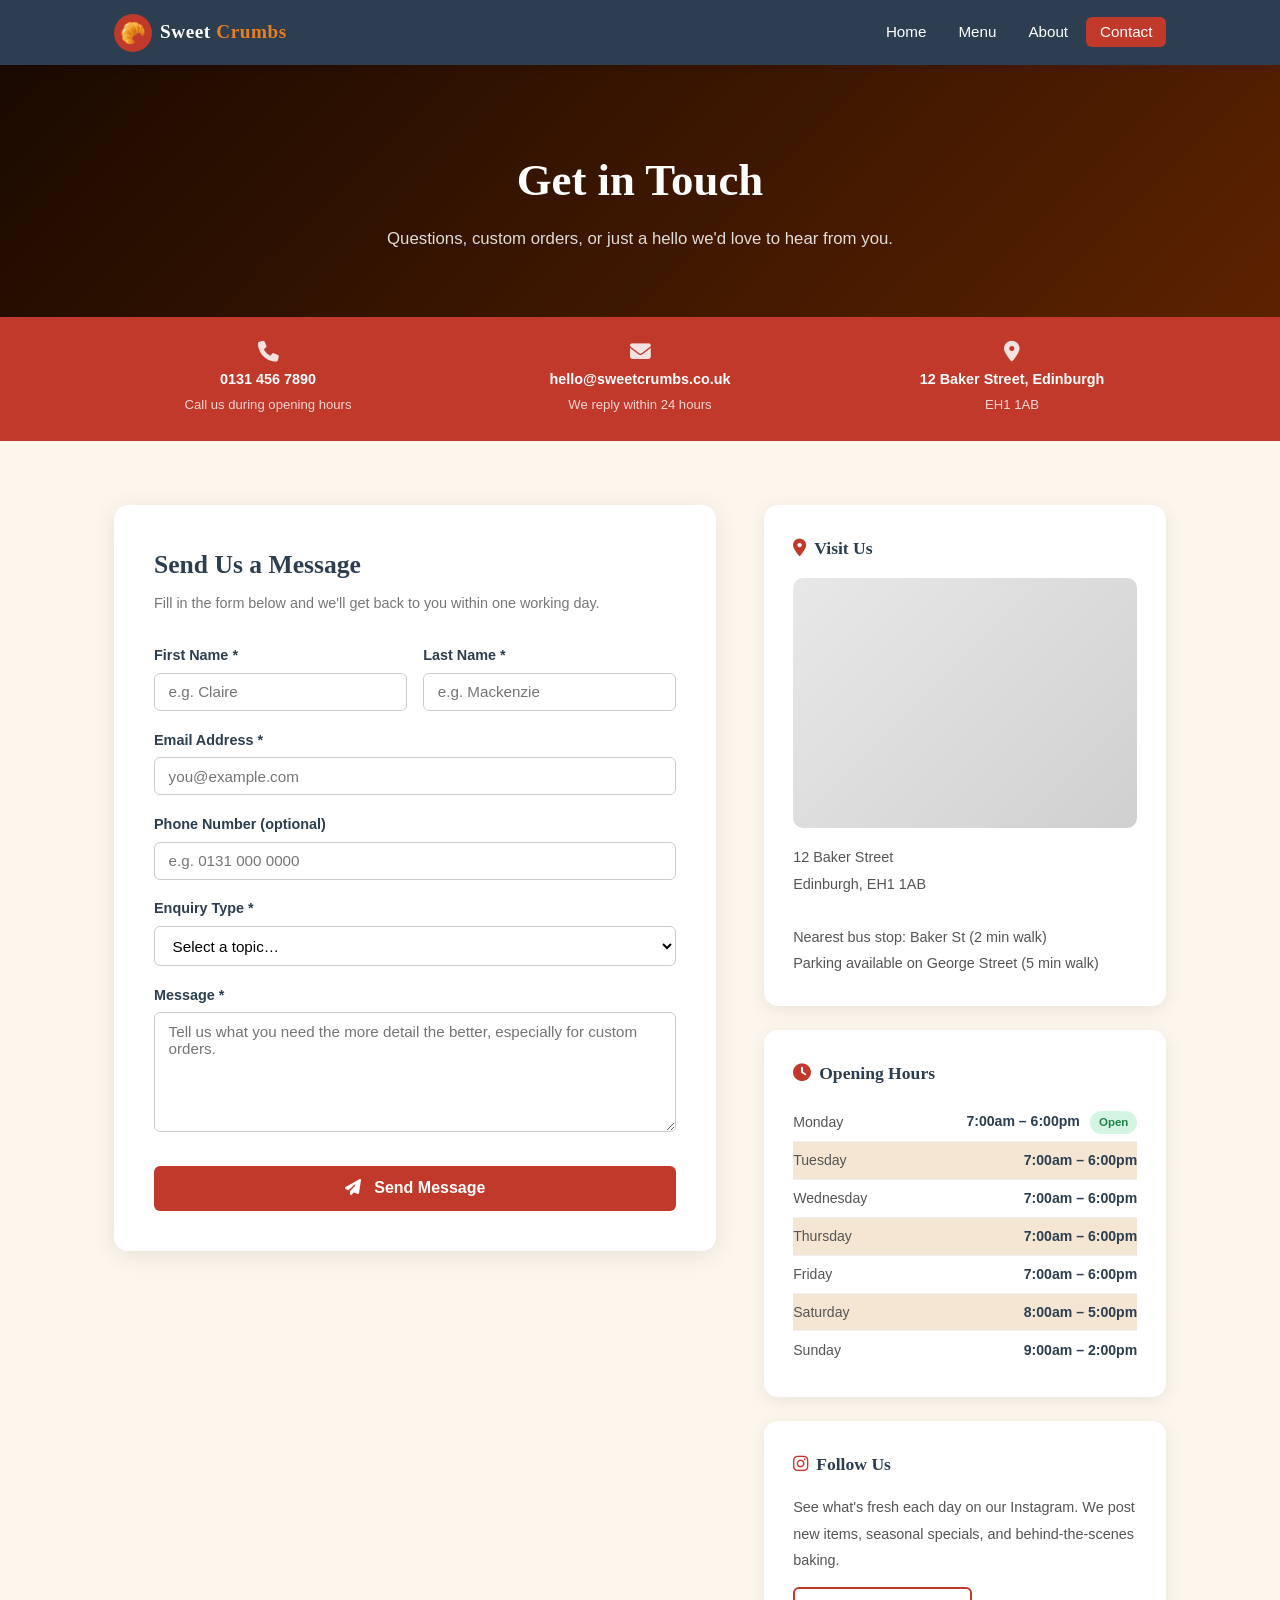
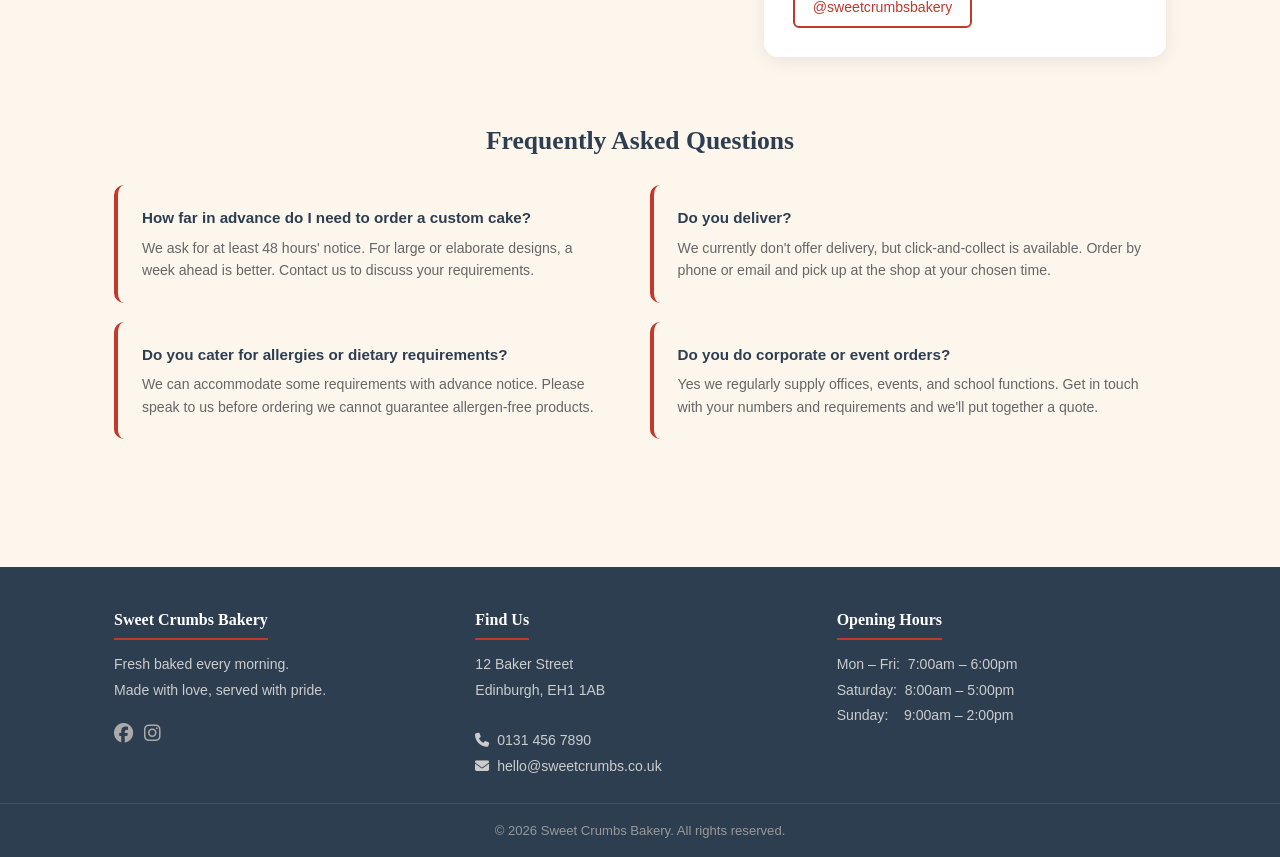
<file: contact.html>
<!DOCTYPE html>
<html lang="en">
<head>
  <meta charset="UTF-8" />
  <meta name="viewport" content="width=device-width, initial-scale=1.0" />
  <title>Contact – Sweet Crumbs Bakery</title>
  <link rel="stylesheet" href="css/style.css" />
  <link rel="stylesheet" href="https://cdnjs.cloudflare.com/ajax/libs/font-awesome/6.5.0/css/all.min.css" />
  <style>
    .contact-hero {
      position: relative;
      background: linear-gradient(135deg, #1a0a00, #5c2200);
      padding: 5rem 1.5rem 4rem;
      text-align: center;
      color: #fff;
      overflow: hidden;
    }
    .contact-hero-bg {
      position: absolute; inset: 0;
      background: url('https://images.unsplash.com/photo-1483695028939-5bb13f8648b0?w=1400&q=80') center/cover no-repeat;
      opacity: 0.2;
    }
    .contact-hero-content { position: relative; }
    .contact-hero h1 { font-family: var(--font-heading); font-size: 2.8rem; margin-bottom: 0.6rem; }
    .contact-hero p  { opacity: 0.85; font-size: 1.05rem; }

    /* Quick contact strip */
    .contact-strip {
      background: var(--red); color: #fff;
      padding: 1.5rem;
    }
    .contact-strip-inner {
      max-width: 1100px; margin: 0 auto;
      display: grid; grid-template-columns: repeat(3,1fr); gap: 1rem; text-align: center;
    }
    .strip-item i  { font-size: 1.3rem; margin-bottom: 0.4rem; display: block; opacity: 0.85; }
    .strip-item strong { display: block; font-size: 0.9rem; }
    .strip-item span   { font-size: 0.82rem; opacity: 0.8; }

    /* Main contact layout */
    .contact-page { max-width: 1100px; margin: 0 auto; padding: 4rem 1.5rem; }
    .contact-grid {
      display: grid; grid-template-columns: 3fr 2fr; gap: 3rem; align-items: start;
    }

    /* Form card */
    .form-card {
      background: #fff; border-radius: 14px;
      padding: 2.5rem; box-shadow: 0 4px 24px rgba(0,0,0,0.09);
    }
    .form-card h2 {
      font-family: var(--font-heading); font-size: 1.6rem;
      color: var(--navy); margin-bottom: 0.4rem;
    }
    .form-card p  { font-size: 0.9rem; color: #777; margin-bottom: 1.8rem; }

    .form-row { display: grid; grid-template-columns: 1fr 1fr; gap: 1rem; }

    .form-group select {
      width: 100%; padding: 0.6rem 0.85rem;
      border: 1px solid #ccc; border-radius: var(--radius);
      font-family: var(--font-body); font-size: 0.95rem;
      background: #fff; cursor: pointer;
    }
    .form-group select:focus { outline: none; border-color: var(--red); }

    .submit-btn {
      width: 100%; padding: 0.85rem;
      background: var(--red); color: #fff;
      border: none; border-radius: var(--radius);
      font-size: 1rem; font-family: var(--font-body);
      cursor: pointer; font-weight: bold;
      transition: background 0.2s, transform 0.1s;
      margin-top: 0.5rem;
    }
    .submit-btn:hover { background: #a93226; transform: translateY(-1px); }

    /* Success message (hidden by default) */
    .form-success {
      display: none;
      background: #d5f5e3;
      border: 1px solid #27ae60;
      border-radius: 8px;
      padding: 1rem 1.2rem;
      color: #1e8449;
      font-size: 0.93rem;
      margin-top: 1rem;
    }

    /* Info sidebar */
    .info-sidebar { display: flex; flex-direction: column; gap: 1.5rem; }
    .info-card {
      background: #fff; border-radius: 14px;
      padding: 1.8rem; box-shadow: 0 4px 18px rgba(0,0,0,0.08);
    }
    .info-card h3 {
      font-family: var(--font-heading);
      font-size: 1.1rem; color: var(--navy);
      margin-bottom: 1rem; display: flex; align-items: center; gap: 0.5rem;
    }
    .info-card h3 i { color: var(--red); }
    .info-card address, .info-card p {
      font-size: 0.9rem; color: #555; line-height: 1.85; font-style: normal;
    }
    .info-card a { color: var(--red); }
    .info-card a:hover { text-decoration: underline; }

    /* Hours table */
    .hours-table { width: 100%; font-size: 0.88rem; }
    .hours-table td { padding: 0.45rem 0; border-bottom: 1px solid #f0f0f0; color: #555; }
    .hours-table td:last-child { text-align: right; font-weight: bold; color: var(--navy); }
    .hours-table tr:last-child td { border-bottom: none; }
    .open-badge {
      display: inline-block;
      background: #d5f5e3; color: #1e8449;
      font-size: 0.72rem; font-weight: bold;
      padding: 0.15rem 0.55rem; border-radius: 50px;
      margin-left: 0.4rem;
    }

    /* Map placeholder */
    .map-placeholder {
      width: 100%; height: 200px;
      background: linear-gradient(135deg, #e8e8e8, #d0d0d0);
      border-radius: 10px;
      display: flex; align-items: center; justify-content: center;
      flex-direction: column; gap: 0.5rem;
      color: #888; font-size: 0.9rem;
    }
    .map-placeholder i { font-size: 2rem; color: var(--red); }

    /* FAQ */
    .faq-section { margin-top: 4rem; }
    .faq-section h2 {
      font-family: var(--font-heading);
      font-size: 1.6rem; color: var(--navy); margin-bottom: 1.5rem;
      text-align: center;
    }
    .faq-grid { display: grid; grid-template-columns: 1fr 1fr; gap: 1.2rem; }
    .faq-item {
      background: var(--cream); border-radius: 10px;
      padding: 1.3rem 1.5rem; border-left: 4px solid var(--red);
    }
    .faq-item h4 { font-size: 0.95rem; color: var(--navy); margin-bottom: 0.4rem; }
    .faq-item p  { font-size: 0.88rem; color: #666; line-height: 1.6; }

    @media (max-width: 768px) {
      .contact-grid { grid-template-columns: 1fr; }
      .contact-strip-inner { grid-template-columns: 1fr; }
      .form-row { grid-template-columns: 1fr; }
      .faq-grid  { grid-template-columns: 1fr; }
    }
  </style>
</head>
<body>

  <header>
    <div class="header-inner">
      <a href="index.html" class="logo">
        <div class="logo-icon">🥐</div>
        <div class="logo-text">Sweet <span>Crumbs</span></div>
      </a>
      <button class="hamburger" id="hamburger" aria-label="Open menu">
        <span></span><span></span><span></span>
      </button>
      <nav id="main-nav">
        <ul>
          <li><a href="index.html">Home</a></li>
          <li><a href="menu.html">Menu</a></li>
          <li><a href="about.html">About</a></li>
          <li><a href="contact.html" class="active">Contact</a></li>
        </ul>
      </nav>
    </div>
  </header>

  <section class="contact-hero">
    <div class="contact-hero-bg"></div>
    <div class="contact-hero-content">
      <h1>Get in Touch</h1>
      <p>Questions, custom orders, or just a hello we'd love to hear from you.</p>
    </div>
  </section>

  <!-- QUICK STRIP -->
  <div class="contact-strip">
    <div class="contact-strip-inner">
      <div class="strip-item">
        <i class="fa fa-phone"></i>
        <strong>0131 456 7890</strong>
        <span>Call us during opening hours</span>
      </div>
      <div class="strip-item">
        <i class="fa fa-envelope"></i>
        <strong>hello@sweetcrumbs.co.uk</strong>
        <span>We reply within 24 hours</span>
      </div>
      <div class="strip-item">
        <i class="fa fa-location-dot"></i>
        <strong>12 Baker Street, Edinburgh</strong>
        <span>EH1 1AB</span>
      </div>
    </div>
  </div>

  <div class="contact-page">
    <div class="contact-grid">

      <!-- FORM -->
      <div class="form-card">
        <h2>Send Us a Message</h2>
        <p>Fill in the form below and we'll get back to you within one working day.</p>

        <form id="contact-form" novalidate>
          <div class="form-row">
            <div class="form-group">
              <label for="fname">First Name *</label>
              <input type="text" id="fname" name="fname" placeholder="e.g. Claire" required />
            </div>
            <div class="form-group">
              <label for="lname">Last Name *</label>
              <input type="text" id="lname" name="lname" placeholder="e.g. Mackenzie" required />
            </div>
          </div>

          <div class="form-group">
            <label for="email">Email Address *</label>
            <input type="email" id="email" name="email" placeholder="you@example.com" required />
          </div>

          <div class="form-group">
            <label for="phone">Phone Number (optional)</label>
            <input type="tel" id="phone" name="phone" placeholder="e.g. 0131 000 0000" />
          </div>

          <div class="form-group">
            <label for="enquiry">Enquiry Type *</label>
            <select id="enquiry" name="enquiry" required>
              <option value="" disabled selected>Select a topic…</option>
              <option value="custom-cake">Custom Cake Order</option>
              <option value="catering">Corporate / Catering Order</option>
              <option value="product">Product Question</option>
              <option value="feedback">Feedback</option>
              <option value="other">Other</option>
            </select>
          </div>

          <div class="form-group">
            <label for="message">Message *</label>
            <textarea id="message" name="message" placeholder="Tell us what you need the more detail the better, especially for custom orders." required></textarea>
          </div>

          <button type="submit" class="submit-btn">
            <i class="fa fa-paper-plane"></i> &nbsp; Send Message
          </button>

          <div class="form-success" id="form-success">
            <i class="fa fa-circle-check"></i> &nbsp; <strong>Message sent!</strong> We'll get back to you within one working day. Thank you!
          </div>
        </form>
      </div>

      <!-- SIDEBAR -->
      <div class="info-sidebar">

        <div class="info-card">
          <h3><i class="fa fa-location-dot"></i> Visit Us</h3>
          <div class="map-placeholder" style="padding: 0; overflow: hidden; height: 250px;">
            <iframe 
              src="https://www.google.com/maps/embed?pb=!1m18!1m12!1m3!1d3794.612198083333!2d-76.7793425!3d17.9957458!2m3!1f0!2f0!3f0!3m2!1i1024!2i768!4f13.1!3m3!1m2!1s0x8edb3f9043c63d1b%3A0x2cdfebad26377749!2sBaker%20St%2C%20Kingston%2C%20Jamaica!5e0!3m2!1sen!2sjm!4v1719339726000!5m2!1sen!2sjm"                  width="100%" 
              height="100%" 
              style="border:0;" 
              allowfullscreen="" 
              loading="lazy" 
              referrerpolicy="no-referrer-when-downgrade">
            </iframe>
          </div>
          <address style="margin-top:1rem;">
            12 Baker Street<br>Edinburgh, EH1 1AB<br><br>
            Nearest bus stop: Baker St (2 min walk)<br>
            Parking available on George Street (5 min walk)
          </address>
        </div>

        <div class="info-card">
          <h3><i class="fa fa-clock"></i> Opening Hours</h3>
          <table class="hours-table">
            <tr><td>Monday</td>    <td>7:00am – 6:00pm <span class="open-badge">Open</span></td></tr>
            <tr><td>Tuesday</td>   <td>7:00am – 6:00pm</td></tr>
            <tr><td>Wednesday</td> <td>7:00am – 6:00pm</td></tr>
            <tr><td>Thursday</td>  <td>7:00am – 6:00pm</td></tr>
            <tr><td>Friday</td>    <td>7:00am – 6:00pm</td></tr>
            <tr><td>Saturday</td>  <td>8:00am – 5:00pm</td></tr>
            <tr><td>Sunday</td>    <td>9:00am – 2:00pm</td></tr>
          </table>
        </div>

        <div class="info-card">
          <h3><i class="fab fa-instagram"></i> Follow Us</h3>
          <p>See what's fresh each day on our Instagram. We post new items, seasonal specials, and behind-the-scenes baking.</p>
          <a href="#" class="btn btn-outline" style="margin-top:0.8rem;display:inline-block;padding:0.45rem 1.1rem;font-size:0.88rem;">
            @sweetcrumbsbakery
          </a>
        </div>

      </div>
    </div>

    <!-- FAQ -->
    <div class="faq-section">
      <h2>Frequently Asked Questions</h2>
      <div class="faq-grid">
        <div class="faq-item">
          <h4>How far in advance do I need to order a custom cake?</h4>
          <p>We ask for at least 48 hours' notice. For large or elaborate designs, a week ahead is better. Contact us to discuss your requirements.</p>
        </div>
        <div class="faq-item">
          <h4>Do you deliver?</h4>
          <p>We currently don't offer delivery, but click-and-collect is available. Order by phone or email and pick up at the shop at your chosen time.</p>
        </div>
        <div class="faq-item">
          <h4>Do you cater for allergies or dietary requirements?</h4>
          <p>We can accommodate some requirements with advance notice. Please speak to us before ordering we cannot guarantee allergen-free products.</p>
        </div>
        <div class="faq-item">
          <h4>Do you do corporate or event orders?</h4>
          <p>Yes we regularly supply offices, events, and school functions. Get in touch with your numbers and requirements and we'll put together a quote.</p>
        </div>
      </div>
    </div>

  </div>

  <footer>
    <div class="footer-inner">
      <div class="footer-col">
        <h4>Sweet Crumbs Bakery</h4>
        <p>Fresh baked every morning.<br>Made with love, served with pride.</p>
        <div style="margin-top:1rem;display:flex;gap:0.7rem;">
          <a href="#" style="color:#aaa;font-size:1.2rem;"><i class="fab fa-facebook"></i></a>
          <a href="#" style="color:#aaa;font-size:1.2rem;"><i class="fab fa-instagram"></i></a>
        </div>
      </div>
      <div class="footer-col">
        <h4>Find Us</h4>
        <address>
          12 Baker Street<br>Edinburgh, EH1 1AB<br><br>
          <i class="fa fa-phone"></i> &nbsp;0131 456 7890<br>
          <i class="fa fa-envelope"></i> &nbsp;hello@sweetcrumbs.co.uk
        </address>
      </div>
      <div class="footer-col">
        <h4>Opening Hours</h4>
        <p>Mon – Fri: &nbsp;7:00am – 6:00pm<br>
           Saturday: &nbsp;8:00am – 5:00pm<br>
           Sunday: &nbsp;&nbsp;&nbsp;9:00am – 2:00pm</p>
      </div>
    </div>
    <div class="footer-bottom">&copy; 2026 Sweet Crumbs Bakery. All rights reserved.</div>
  </footer>

  <script src="js/main.js"></script>
  <script>
    // Form submission simulation
    const form = document.getElementById('contact-form');
    const success = document.getElementById('form-success');
    if (form) {
      form.addEventListener('submit', function(e) {
        e.preventDefault();
        const inputs = form.querySelectorAll('[required]');
        let valid = true;
        inputs.forEach(input => {
          if (!input.value.trim()) {
            input.style.borderColor = '#c0392b';
            valid = false;
          } else {
            input.style.borderColor = '#ccc';
          }
        });
        if (valid) {
          success.style.display = 'block';
          form.reset();
          success.scrollIntoView({ behavior: 'smooth', block: 'nearest' });
        }
      });
    }
  </script>
</body>
</html>
</file>
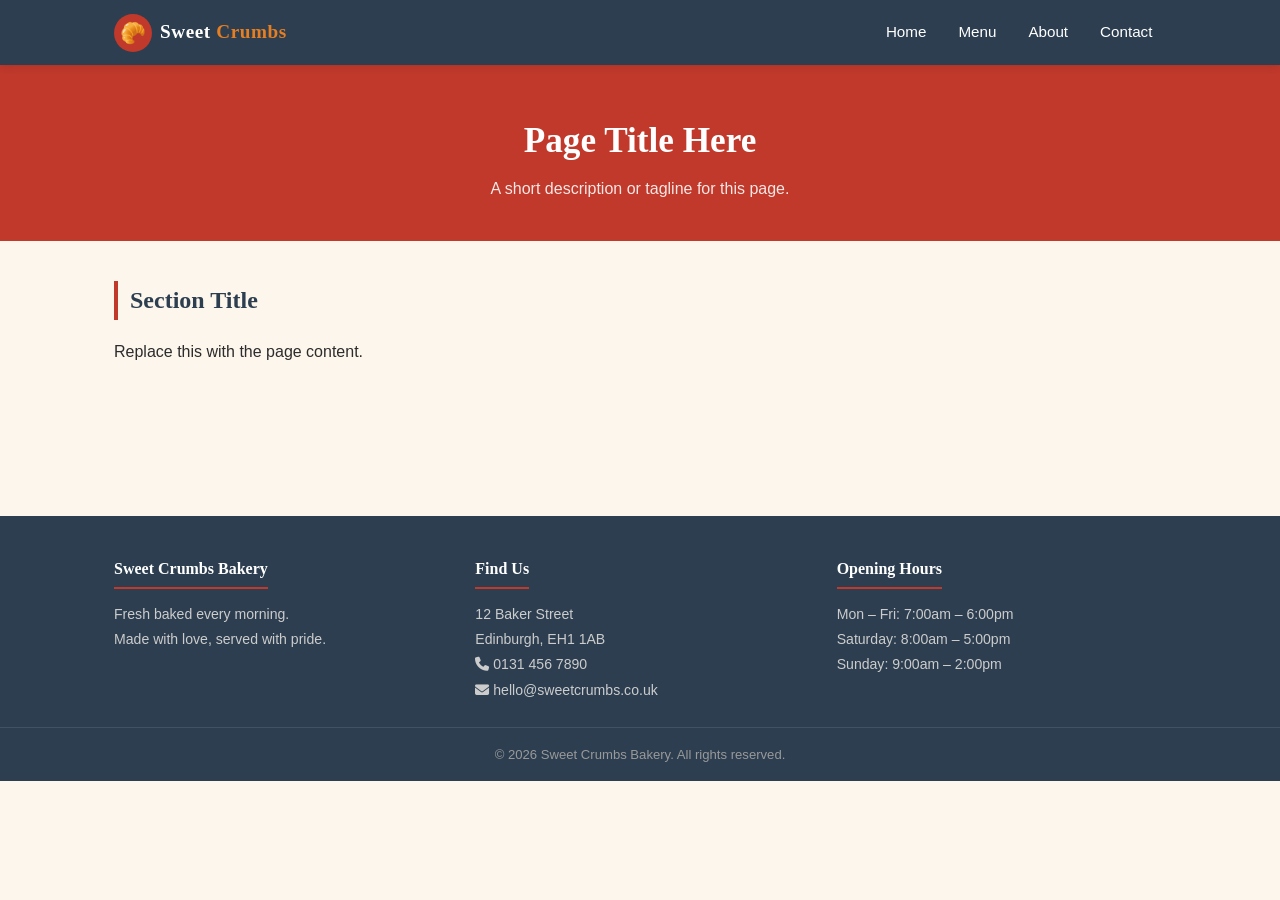
<file: template.html>
<!DOCTYPE html>
<html lang="en">
<head>
  <meta charset="UTF-8" />
  <meta name="viewport" content="width=device-width, initial-scale=1.0" />
  <title>Page Title – Sweet Crumbs Bakery</title>

  <!-- Stylesheet -->
  <link rel="stylesheet" href="css/style.css" />

  <!-- Font Awesome (icons) -->
  <link rel="stylesheet"
        href="https://cdnjs.cloudflare.com/ajax/libs/font-awesome/6.5.0/css/all.min.css" />
</head>
<body>

  <!-- ===================== HEADER ===================== -->
  <header>
    <div class="header-inner">

      <!-- Logo -->
      <a href="index.html" class="logo">
        <div class="logo-icon">🥐</div>
        <div class="logo-text">Sweet <span>Crumbs</span></div>
      </a>

      <!-- Hamburger (mobile) -->
      <button class="hamburger" id="hamburger" aria-label="Open menu">
        <span></span>
        <span></span>
        <span></span>
      </button>

      <!-- Navigation -->
      <nav id="main-nav">
        <ul>
          <li><a href="index.html">Home</a></li>
          <li><a href="menu.html">Menu</a></li>
          <li><a href="about.html">About</a></li>
          <li><a href="contact.html">Contact</a></li>
        </ul>
      </nav>

    </div>
  </header>
  <!-- =================== END HEADER =================== -->


  <!-- =================== PAGE HERO ==================== -->
  <section class="page-hero">
    <h1>Page Title Here</h1>
    <p>A short description or tagline for this page.</p>
  </section>
  <!-- ================= END PAGE HERO ================== -->


  <!-- ===================== MAIN ======================= -->
  <main>

    <!--
      ╔══════════════════════════════════════╗
      ║   Page-specific content goes here    ║
      ╚══════════════════════════════════════╝
    -->

    <div class="section">
      <h2 class="section-title">Section Title</h2>
      <p>Replace this with the page content.</p>
    </div>

  </main>
  <!-- ==================== END MAIN ==================== -->


  <!-- ===================== FOOTER ===================== -->
  <footer>
    <div class="footer-inner">

      <div class="footer-col">
        <h4>Sweet Crumbs Bakery</h4>
        <p>Fresh baked every morning.<br />
           Made with love, served with pride.</p>
      </div>

      <div class="footer-col">
        <h4>Find Us</h4>
        <address>
          12 Baker Street<br />
          Edinburgh, EH1 1AB<br />
          <i class="fa fa-phone"></i> 0131 456 7890<br />
          <i class="fa fa-envelope"></i> hello@sweetcrumbs.co.uk
        </address>
      </div>

      <div class="footer-col">
        <h4>Opening Hours</h4>
        <p>
          Mon – Fri: 7:00am – 6:00pm<br />
          Saturday:  8:00am – 5:00pm<br />
          Sunday:    9:00am – 2:00pm
        </p>
      </div>

    </div>
    <div class="footer-bottom">
      &copy; 2026 Sweet Crumbs Bakery. All rights reserved.
    </div>
  </footer>
  <!-- =================== END FOOTER =================== -->


  <!-- JS -->
  <script src="js/main.js"></script>
</body>
</html>
</file>
<file: css/style.css>
/* =============================================
   Sweet Crumbs Bakery – Main Stylesheet
   ============================================= */

/* --- Variables --- */
:root {
  --red:    #c0392b;
  --brown:  #e67e22;
  --navy:   #2c3e50;
  --cream:  #fdf6ec;
  --light:  #f5e6d3;
  --text:   #2c2c2c;
  --white:  #ffffff;
  --font-heading: Georgia, 'Times New Roman', serif;
  --font-body:    Arial, Helvetica, sans-serif;
  --radius: 6px;
  --shadow: 0 2px 8px rgba(0,0,0,0.10);
}

/* --- Reset --- */
*, *::before, *::after { box-sizing: border-box; margin: 0; padding: 0; }
html { scroll-behavior: smooth; }
body {
  font-family: var(--font-body);
  color: var(--text);
  background: var(--cream);
  line-height: 1.6;
}
img { max-width: 100%; display: block; }
a  { color: inherit; text-decoration: none; }

/* =============================================
   HEADER & NAVIGATION
   ============================================= */
header {
  background: var(--navy);
  position: sticky;
  top: 0;
  z-index: 100;
  box-shadow: var(--shadow);
}

.header-inner {
  max-width: 1100px;
  margin: 0 auto;
  padding: 0 1.5rem;
  display: flex;
  align-items: center;
  justify-content: space-between;
  height: 65px;
}

.logo {
  display: flex;
  align-items: center;
  gap: 0.5rem;
}
.logo-icon {
  width: 38px;
  height: 38px;
  background: var(--red);
  border-radius: 50%;
  display: flex;
  align-items: center;
  justify-content: center;
  font-size: 1.3rem;
}
.logo-text {
  font-family: var(--font-heading);
  color: var(--white);
  font-size: 1.2rem;
  font-weight: bold;
  letter-spacing: 0.03em;
}
.logo-text span { color: var(--brown); }

nav ul {
  list-style: none;
  display: flex;
  gap: 0.3rem;
}
nav ul li a {
  color: var(--white);
  font-size: 0.95rem;
  padding: 0.4rem 0.85rem;
  border-radius: var(--radius);
  transition: background 0.2s;
}
nav ul li a:hover,
nav ul li a.active {
  background: var(--red);
}

/* Hamburger (mobile) */
.hamburger {
  display: none;
  flex-direction: column;
  gap: 5px;
  cursor: pointer;
  background: none;
  border: none;
  padding: 4px;
}
.hamburger span {
  display: block;
  width: 25px;
  height: 3px;
  background: var(--white);
  border-radius: 3px;
  transition: all 0.3s;
}

/* =============================================
   PAGE HERO BANNER
   ============================================= */
.page-hero {
  background: var(--red);
  color: var(--white);
  text-align: center;
  padding: 3rem 1.5rem 2.5rem;
}
.page-hero h1 {
  font-family: var(--font-heading);
  font-size: 2.2rem;
  margin-bottom: 0.4rem;
}
.page-hero p {
  font-size: 1rem;
  opacity: 0.88;
}

/* =============================================
   MAIN CONTENT WRAPPER
   ============================================= */
main {
  max-width: 1100px;
  margin: 0 auto;
  padding: 2.5rem 1.5rem;
}

/* =============================================
   SECTION UTILITY
   ============================================= */
.section { margin-bottom: 3rem; }
.section-title {
  font-family: var(--font-heading);
  font-size: 1.5rem;
  color: var(--navy);
  border-left: 4px solid var(--red);
  padding-left: 0.75rem;
  margin-bottom: 1.2rem;
}

/* =============================================
   BUTTONS
   ============================================= */
.btn {
  display: inline-block;
  padding: 0.65rem 1.5rem;
  border-radius: var(--radius);
  font-size: 0.95rem;
  font-family: var(--font-body);
  cursor: pointer;
  border: none;
  transition: opacity 0.2s, transform 0.1s;
}
.btn:hover  { opacity: 0.88; transform: translateY(-1px); }
.btn-primary   { background: var(--red);   color: var(--white); }
.btn-secondary { background: var(--brown); color: var(--white); }
.btn-outline   { background: transparent; border: 2px solid var(--red); color: var(--red); }

/* =============================================
   CARDS
   ============================================= */
.card {
  background: var(--white);
  border-radius: var(--radius);
  box-shadow: var(--shadow);
  overflow: hidden;
}
.card-body { padding: 1.2rem; }
.card-title {
  font-family: var(--font-heading);
  font-size: 1.1rem;
  color: var(--navy);
  margin-bottom: 0.3rem;
}
.card-text  { font-size: 0.92rem; color: #555; }
.card-price {
  display: inline-block;
  margin-top: 0.6rem;
  font-weight: bold;
  color: var(--red);
}

/* Grid helpers */
.grid-3 {
  display: grid;
  grid-template-columns: repeat(3, 1fr);
  gap: 1.5rem;
}
.grid-2 {
  display: grid;
  grid-template-columns: 1fr 1fr;
  gap: 2rem;
  align-items: start;
}

/* =============================================
   TABLES
   ============================================= */
table {
  width: 100%;
  border-collapse: collapse;
  font-size: 0.93rem;
}
th {
  background: var(--navy);
  color: var(--white);
  padding: 0.65rem 1rem;
  text-align: left;
}
td {
  padding: 0.6rem 1rem;
  border-bottom: 1px solid #e8e8e8;
}
tr:nth-child(even) td { background: var(--light); }

/* =============================================
   FORMS
   ============================================= */
.form-group  { margin-bottom: 1.1rem; }
.form-group label {
  display: block;
  font-size: 0.9rem;
  font-weight: bold;
  margin-bottom: 0.35rem;
  color: var(--navy);
}
.form-group input,
.form-group textarea,
.form-group select {
  width: 100%;
  padding: 0.6rem 0.85rem;
  border: 1px solid #ccc;
  border-radius: var(--radius);
  font-family: var(--font-body);
  font-size: 0.95rem;
  background: var(--white);
  transition: border-color 0.2s;
}
.form-group input:focus,
.form-group textarea:focus {
  outline: none;
  border-color: var(--red);
}
.form-group textarea { resize: vertical; min-height: 120px; }

/* =============================================
   INFO BOX
   ============================================= */
.info-box {
  background: var(--light);
  border-left: 4px solid var(--brown);
  padding: 1rem 1.2rem;
  border-radius: var(--radius);
  font-size: 0.93rem;
}

/* =============================================
   FOOTER
   ============================================= */
footer {
  background: var(--navy);
  color: #ccc;
  margin-top: 4rem;
}
.footer-inner {
  max-width: 1100px;
  margin: 0 auto;
  padding: 2.5rem 1.5rem 1.5rem;
  display: grid;
  grid-template-columns: repeat(3, 1fr);
  gap: 2rem;
}
.footer-col h4 {
  font-family: var(--font-heading);
  color: var(--white);
  font-size: 1rem;
  margin-bottom: 0.8rem;
  border-bottom: 2px solid var(--red);
  padding-bottom: 0.3rem;
  display: inline-block;
}
.footer-col p,
.footer-col address { font-size: 0.88rem; line-height: 1.8; font-style: normal; }
.footer-col a:hover { color: var(--brown); }

.footer-bottom {
  text-align: center;
  padding: 1rem 1.5rem;
  font-size: 0.82rem;
  border-top: 1px solid rgba(255,255,255,0.1);
  color: #999;
}

/* =============================================
   RESPONSIVE
   ============================================= */
@media (max-width: 768px) {
  .header-inner { position: relative; }
  .hamburger    { display: flex; }

  nav {
    display: none;
    position: absolute;
    top: 65px;
    left: 0;
    right: 0;
    background: var(--navy);
    padding: 1rem 1.5rem;
    box-shadow: var(--shadow);
  }
  nav.open { display: block; }
  nav ul   { flex-direction: column; gap: 0.2rem; }
  nav ul li a { display: block; padding: 0.6rem 1rem; }

  .grid-3, .grid-2, .footer-inner {
    grid-template-columns: 1fr;
  }
  .page-hero h1 { font-size: 1.6rem; }
}

@media (max-width: 480px) {
  main { padding: 1.5rem 1rem; }
  .page-hero { padding: 2rem 1rem; }
}
</file>
